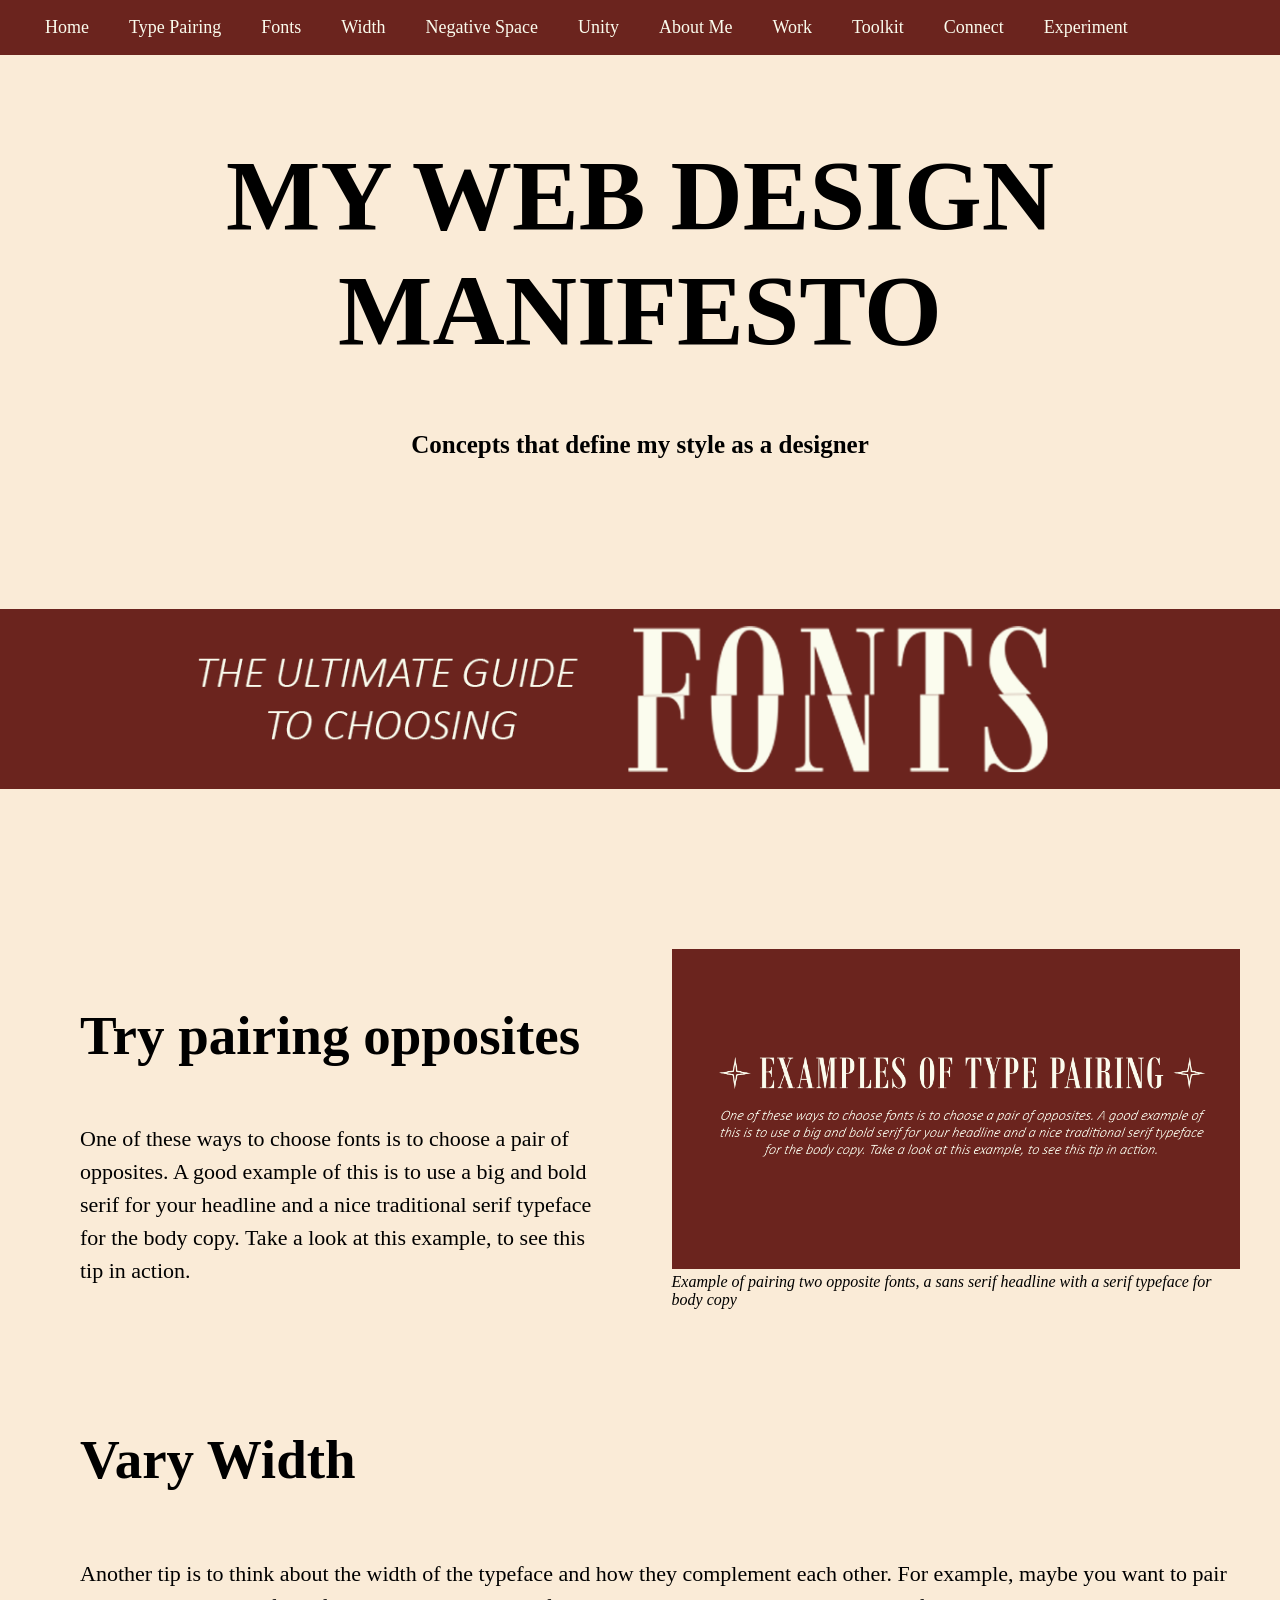
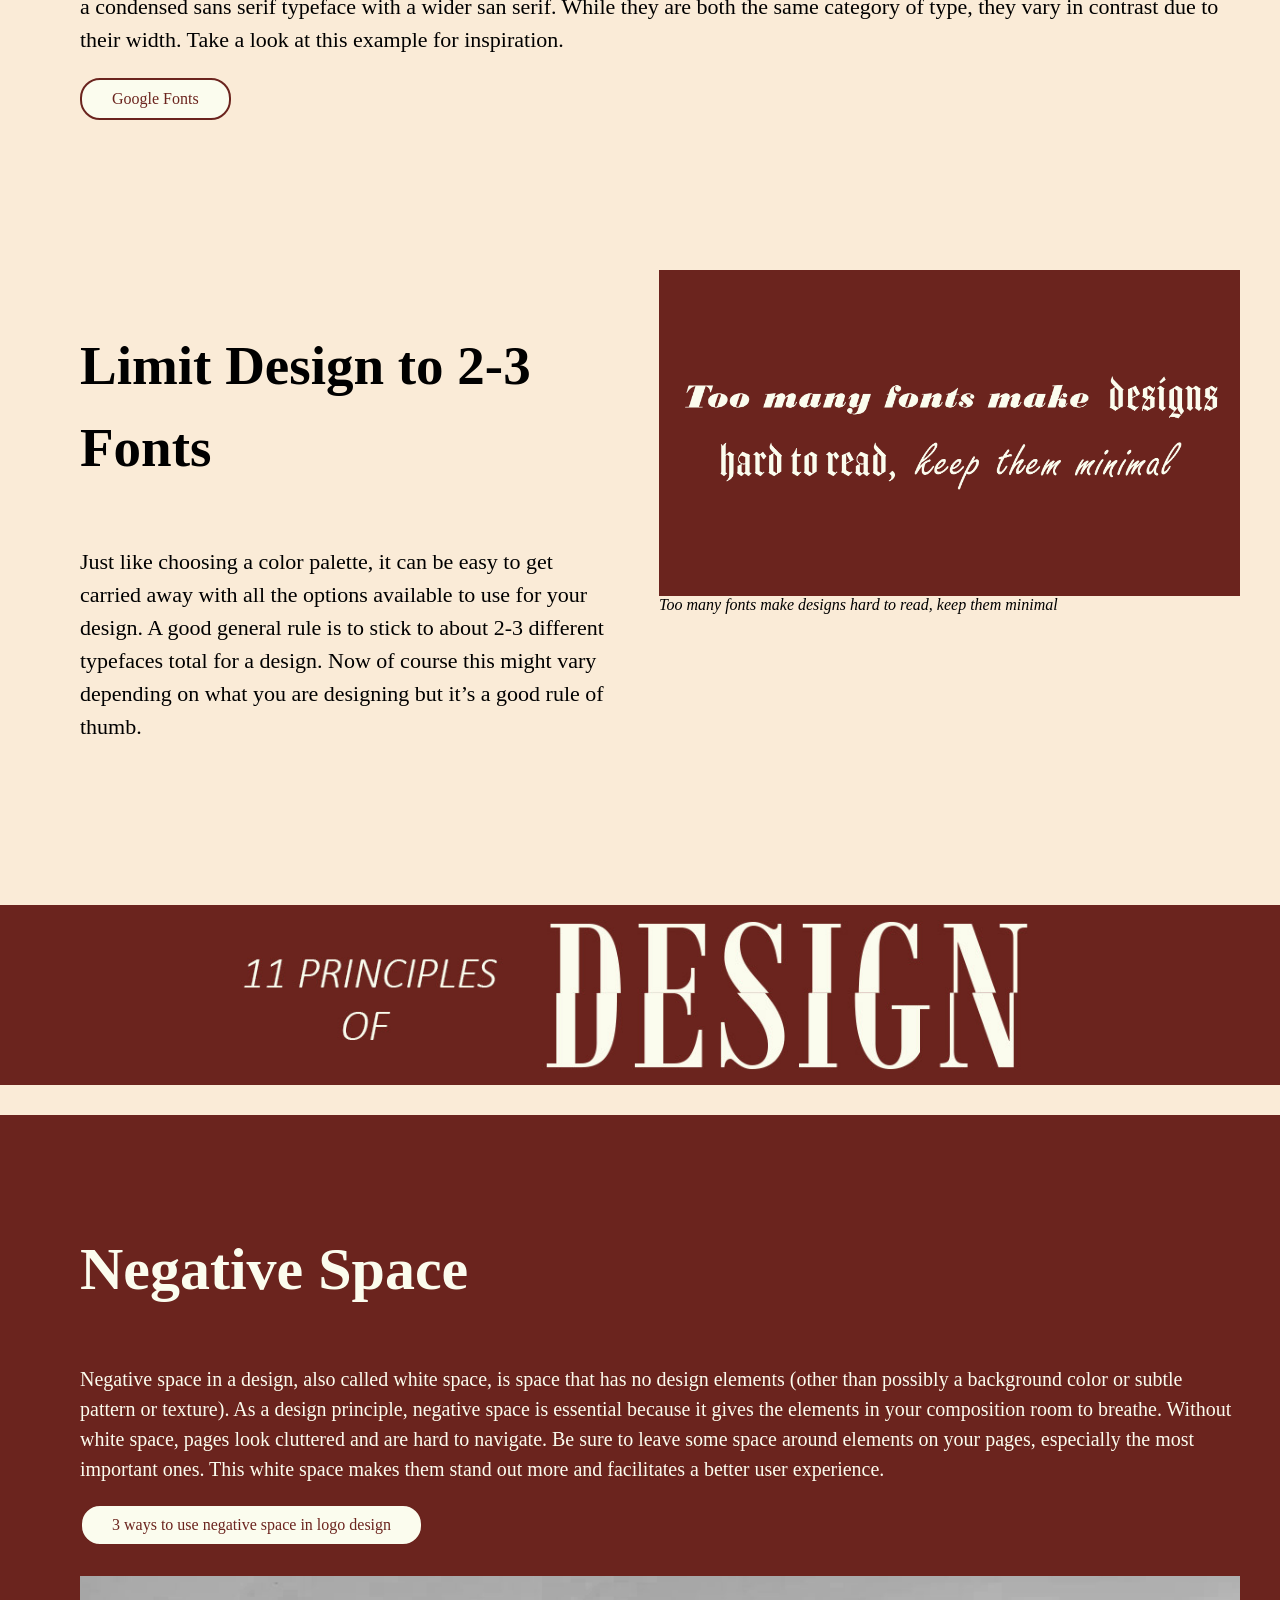
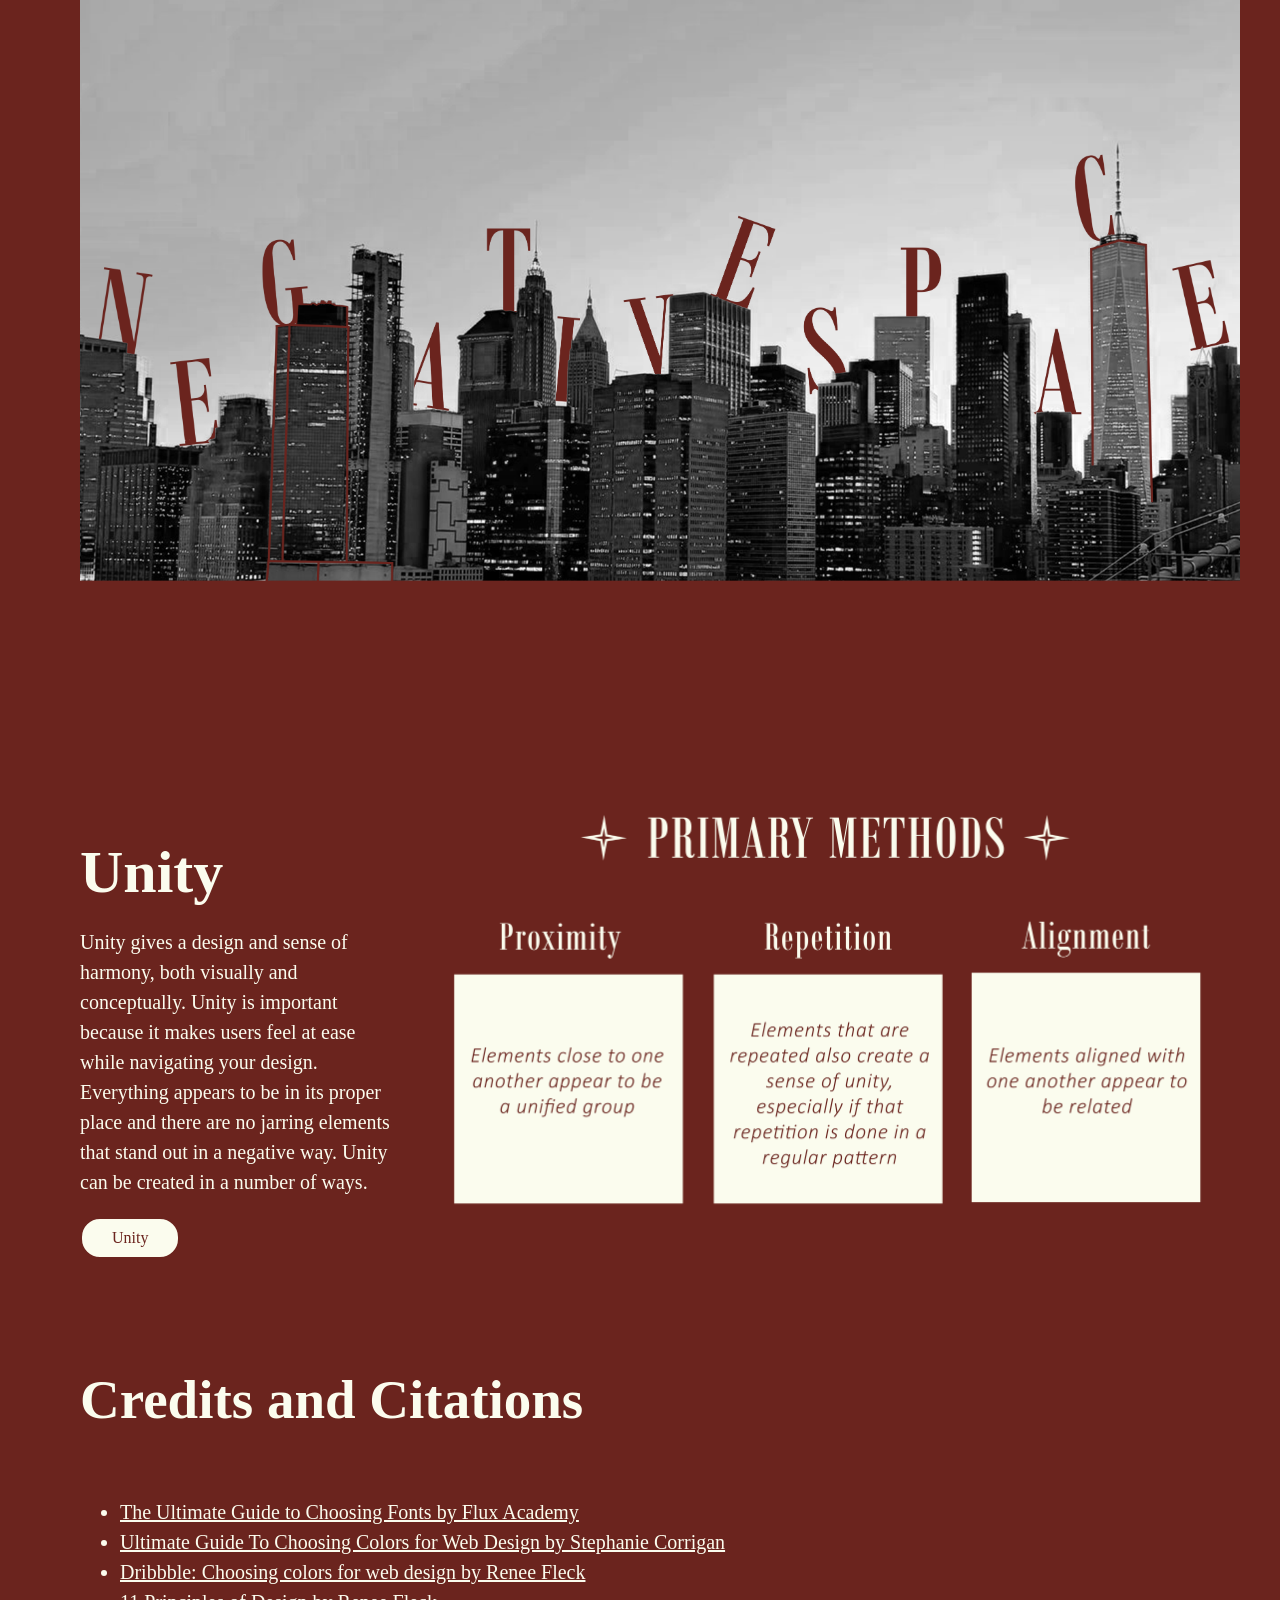
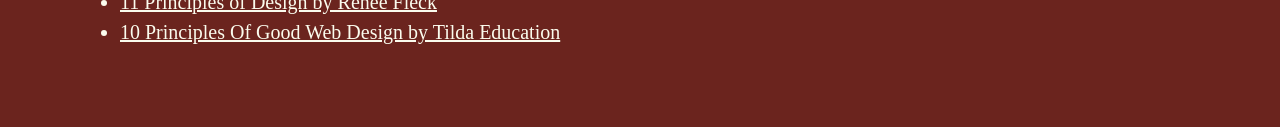
<file: index.html>
<!doctype html>
<html>
	
<head>
  <meta charset="UTF-8">
  <title>MY WEB DESIGN MANIFESTO</title> 
  <link rel="stylesheet" href="Style.css">
  <link rel="preconnect" href="https://fonts.googleapis.com">
  <link rel="preconnect" href="https://fonts.gstatic.com" crossorigin>
  <link href="https://fonts.googleapis.com/css2?family=Space+Mono:ital,wght@0,400;0,700;1,400;1,700&display=swap" rel="stylesheet">
</head>

	<body>

<nav class="navbar">
<ul class="nav-list">
	<li><a href="#home">Home</a></li>
    <li><a href="#type-pairing">Type Pairing</a></li>
	<li><a href="#fonts">Fonts</a></li>
    <li><a href="#width">Width</a></li>
    <li><a href="#negative-space">Negative Space</a></li>
    <li><a href="#unity">Unity</a></li>
	<li><a href="about.html">About Me</a></li>
	<li><a href="work.html">Work</a></li>
	<li><a href="toolkit.html">Toolkit</a></li>
	<li><a href="connect.html">Connect</a></li>
	<li><a href="Experiments.html">Experiment</a></li>
</ul>
</nav>
	
	<section class="intro" id="home">
		<div class="container">
			 <h1 class="main-title">MY WEB DESIGN MANIFESTO</h1>
    		<h3 class="concepts">Concepts that define my style as a designer</h3>
		</div>
   
</section>
	<img src="choosingfonts.png" class= "choosingfonts" alt="fonts">
	<section class="typography-section" id="type-pairing">
		
    <div class="typography-text">

        <h3>Try pairing opposites</h3>

        <p>
            One of these ways to choose fonts is to choose a pair of opposites.
            A good example of this is to use a big and bold serif for your headline
            and a nice traditional serif typeface for the body copy.
            Take a look at this example, to see this tip in action.
        </p>

    </div>

    <div class="typography-image">
		
        <img src="typepairing.jpg.png">

        <cite>Example of pairing two opposite fonts, a sans serif headline with a serif typeface for body copy</cite>
    </div>

</section>
		
		
		<section class="varywidth" id="width">
		
		<h3> Vary Width</h3>
		<p> Another tip is to think about the width of the typeface and how they complement each other. For example, maybe you want to pair a condensed sans serif typeface with a wider san serif. While they are both the same category of type, they vary in contrast due to their width. Take a look at this example for inspiration.</p>
		 <a href="https://fonts.google.com/" 
   class="google-fonts-button" 
   target="_blank" 
   rel="noopener">
   Google Fonts
</a>
</section>

<section class="fonts-section" id="fonts">

    <div class="fonts-text">
        <h3>Limit Design to 2-3 Fonts</h3>

        <p>
            Just like choosing a color palette, it can be easy to get carried away
            with all the options available to use for your design. A good general
            rule is to stick to about 2-3 different typefaces total for a design.
            Now of course this might vary depending on what you are designing but
            it’s a good rule of thumb.
        </p>
    </div>

    <div class="fonts-image">
        <img src="toomanyfonts.jpg.jpg"
             alt="image explaining how to pair fonts">
		<cite>Too many fonts make designs hard to read, keep them minimal</cite>
			  
    </div>

</section>
		 
	

			 
	<!--Color Adn Design Principles Section-->
	<img src="principlesofdesign.jpg.jpg"
     alt="11 principles of design"
     class="principles-image">
	<div class= "bottom-red-section">
	<!-- Negative Space Section -->
<section class="negative-space-section" id="negative-space">

    <h3>Negative Space</h3>

    <p>
        Negative space in a design, also called white space, is space that has no
        design elements (other than possibly a background color or subtle pattern
        or texture).
	
        As a design principle, negative space is essential because it gives the
        elements in your composition room to breathe. Without white space, pages
        look cluttered and are hard to navigate.
    
        Be sure to leave some space around elements on your pages, especially the
        most important ones. This white space makes them stand out more and
        facilitates a better user experience.
    </p>

    <a href="https://dribbble.com/stories/2019/10/04/negative-space-logo-design"
       class="cream-button"
       target="_blank"
       rel="noopener">
        3 ways to use negative space in logo design
    </a>
	
	<img src="negativespace.png" class="negativespaceimage" alt="Negative space design example">
	
</section>
	
	
	 <section class="unity" id="unity">

		 <div class="unity-text"> 
		 <h3>Unity</h3>
		
		<p>
		 Unity gives a design and sense of harmony, both visually and conceptually. Unity is important because it makes users feel at ease while navigating your design. Everything appears to be in its proper place and there are no jarring elements that stand out in a negative way. Unity can be created in a number of ways.
		</p>
	<a href="https://dribbble.com/resources/education/principles-of-design"
       class="cream-button"
       target="_blank"
       rel="noopener">
        Unity
    </a>
		 
		 </div>
		 
 <div class="unity-image">
		 
	<img src="PrimaryMethods.jpg.jpg"
		 alt= "Primary methods of creating unity"
		 class="unityprimarymethodsimage">
		 
		 </div>
</section>
	
	
	<!--Referenced Articles -->
	<footer>
		<div class="creditsandcitations">
		<h3> Credits and Citations </h3>
	      <ul> 
			 
		     <li><a href="https://www.flux-academy.com/blog/the-ultimate-guide-to-choosing-fonts" target="_blank">The Ultimate Guide to Choosing Fonts by Flux Academy </a></li>
			  <li><a href="https://www.flux-academy.com/blog/ultimate-guide-to-choosing-colors-for-web-design" target="_blank"> Ultimate Guide To Choosing Colors for Web Design by Stephanie Corrigan </a> </li>
			  <li><a href="https://dribbble.com/stories/2018/12/19/choosing-colors-for-web-design-a-practical-ui-color-application-guide" target="_blank"> Dribbble: Choosing colors for web design by Renee Fleck </a> </li>
			  <li><a href="https://dribbble.com/resources/education/principles-of-design" target="_blank"> 11 Principles of Design by Renee Fleck </a> </li>
			  <li><a href="https://tilda.education/en/web-design-principles" target="_blank"> 10 Principles Of Good Web Design by Tilda Education </a> </li>
			  
		</ul>
			</div>
	</footer>
</div>
</body>
</html>
</file>
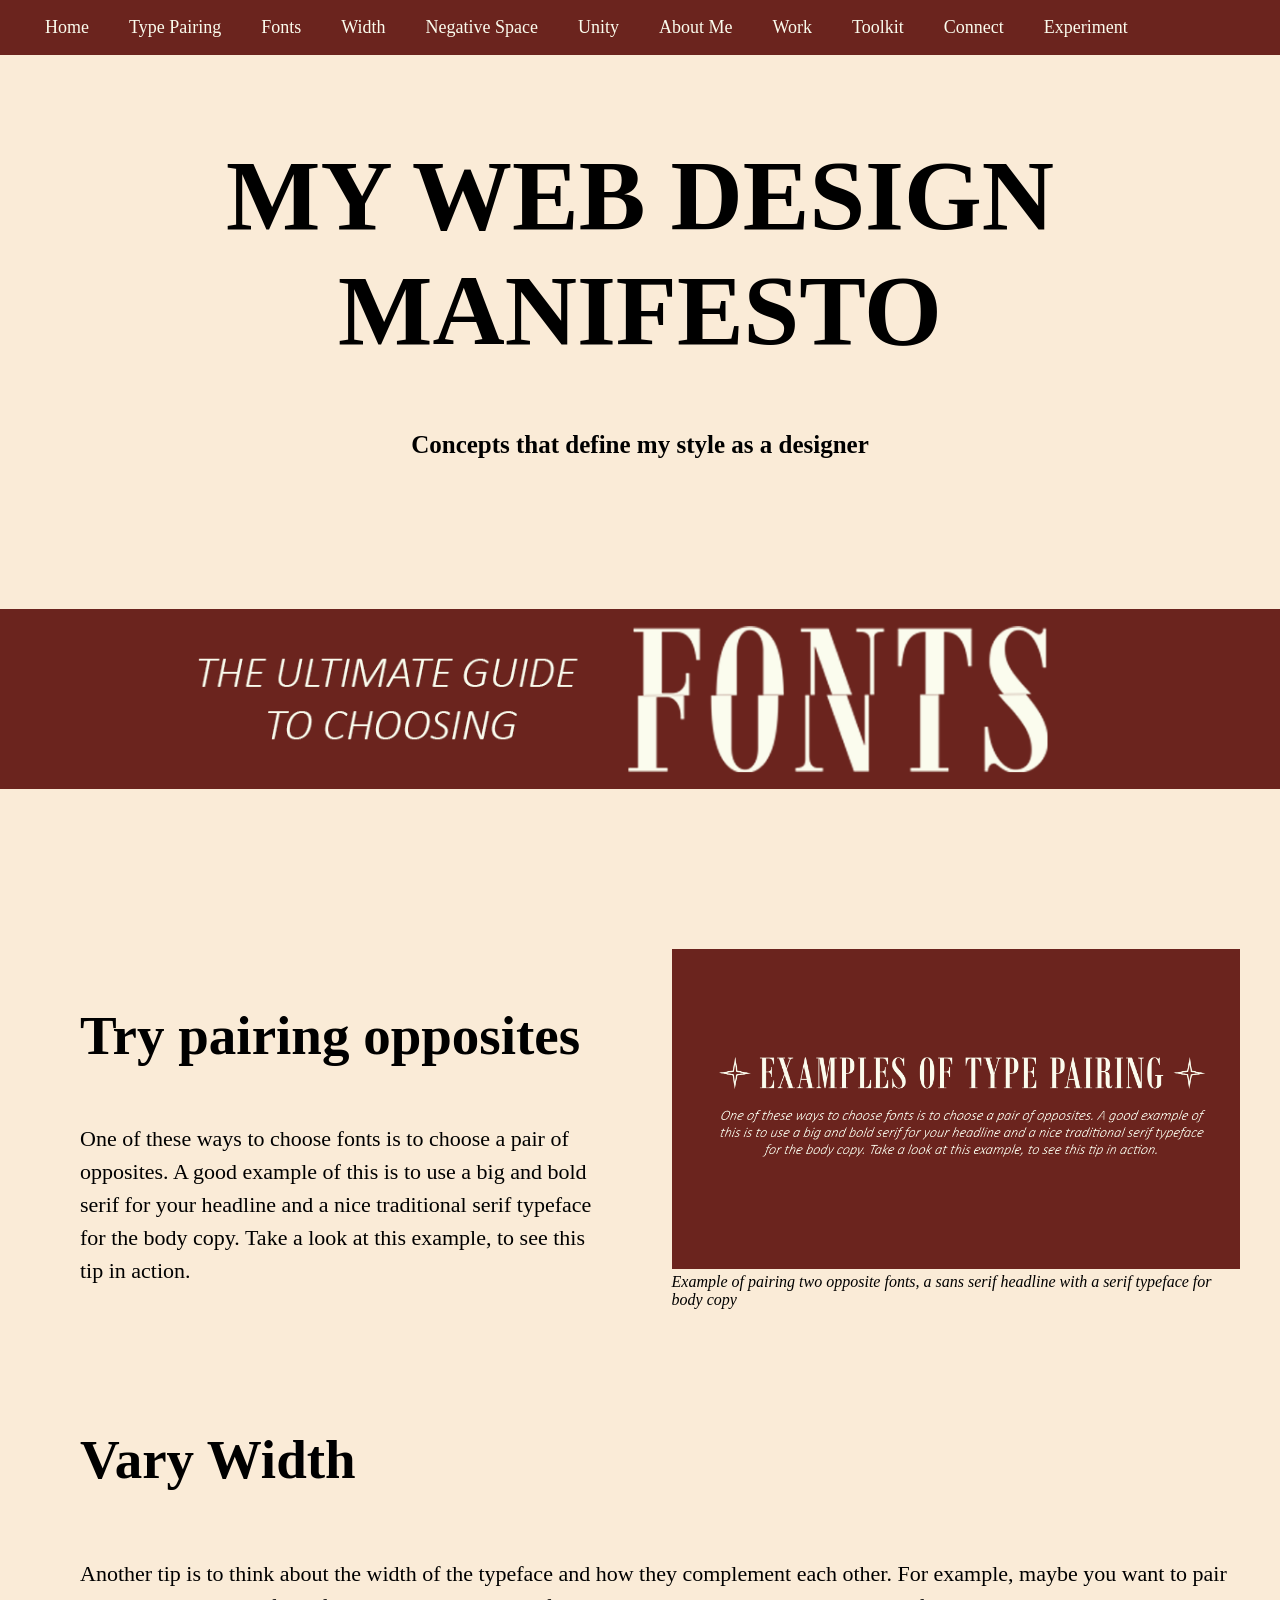
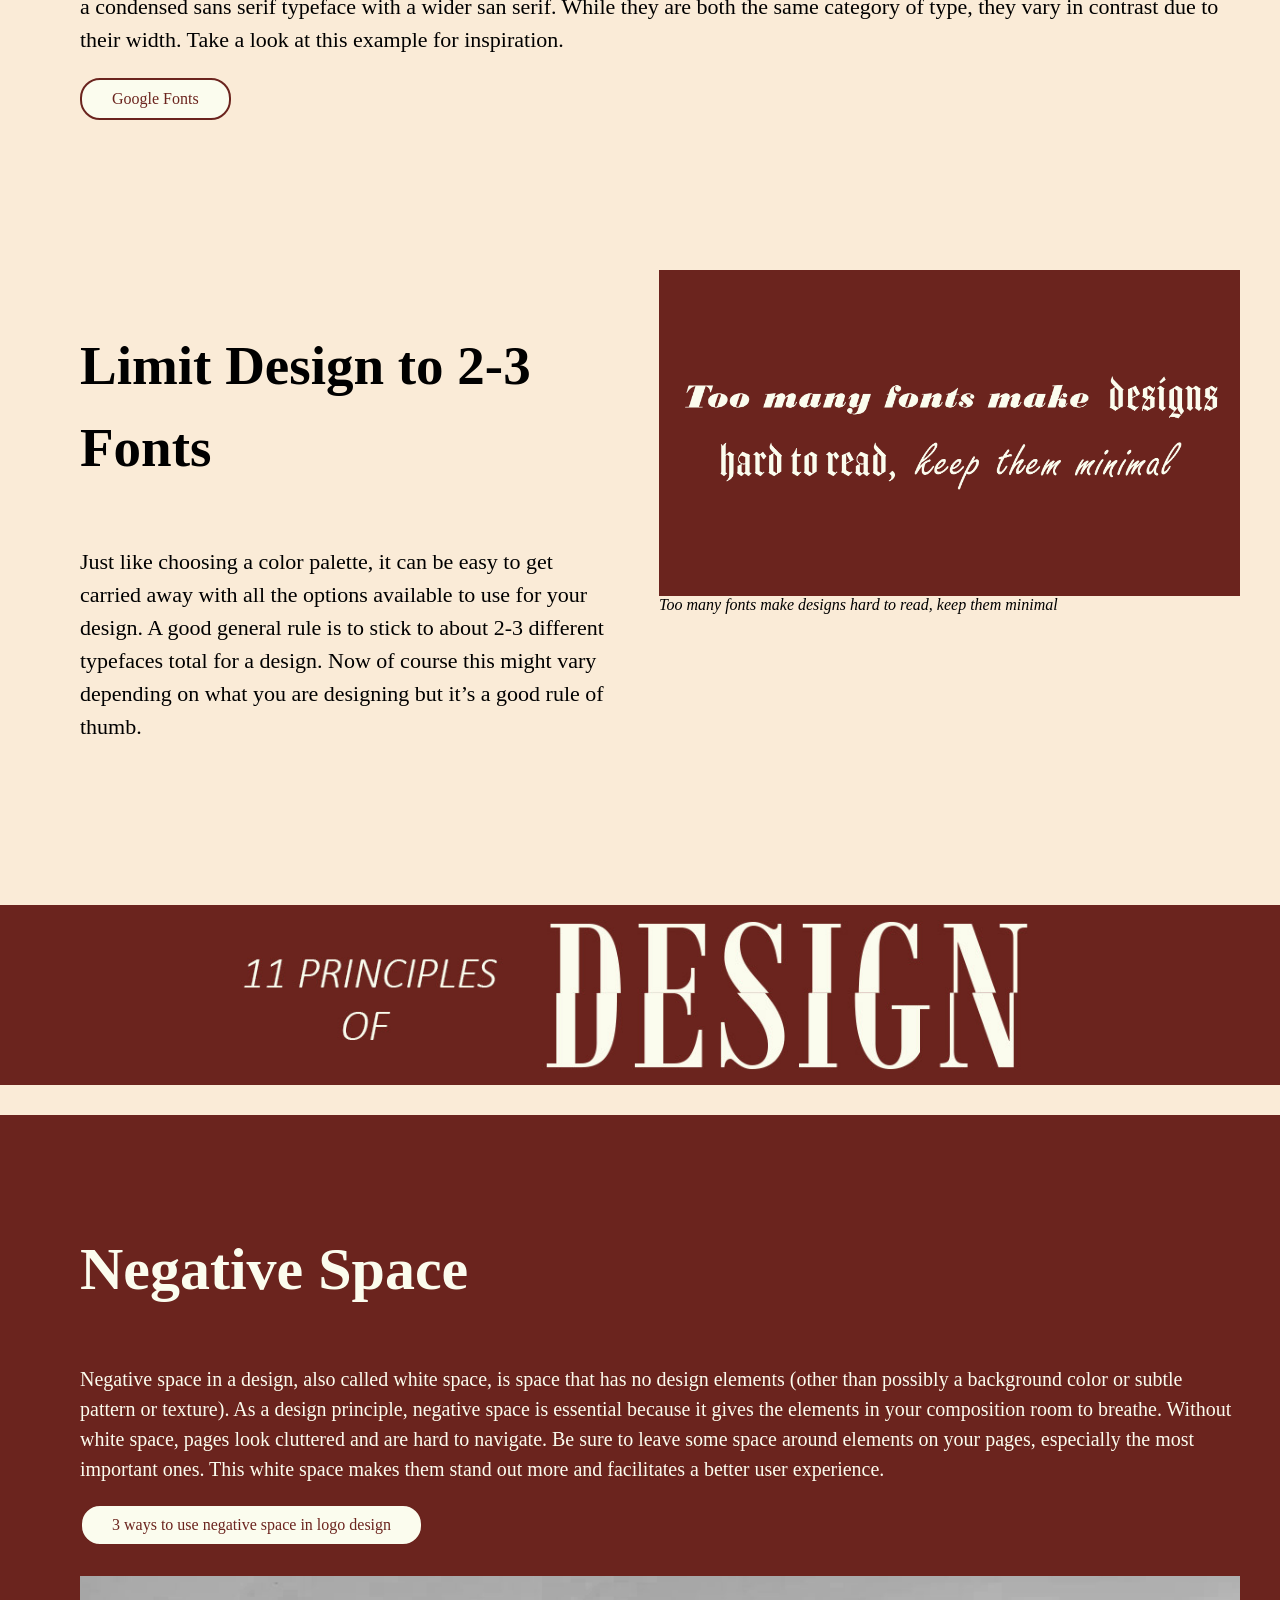
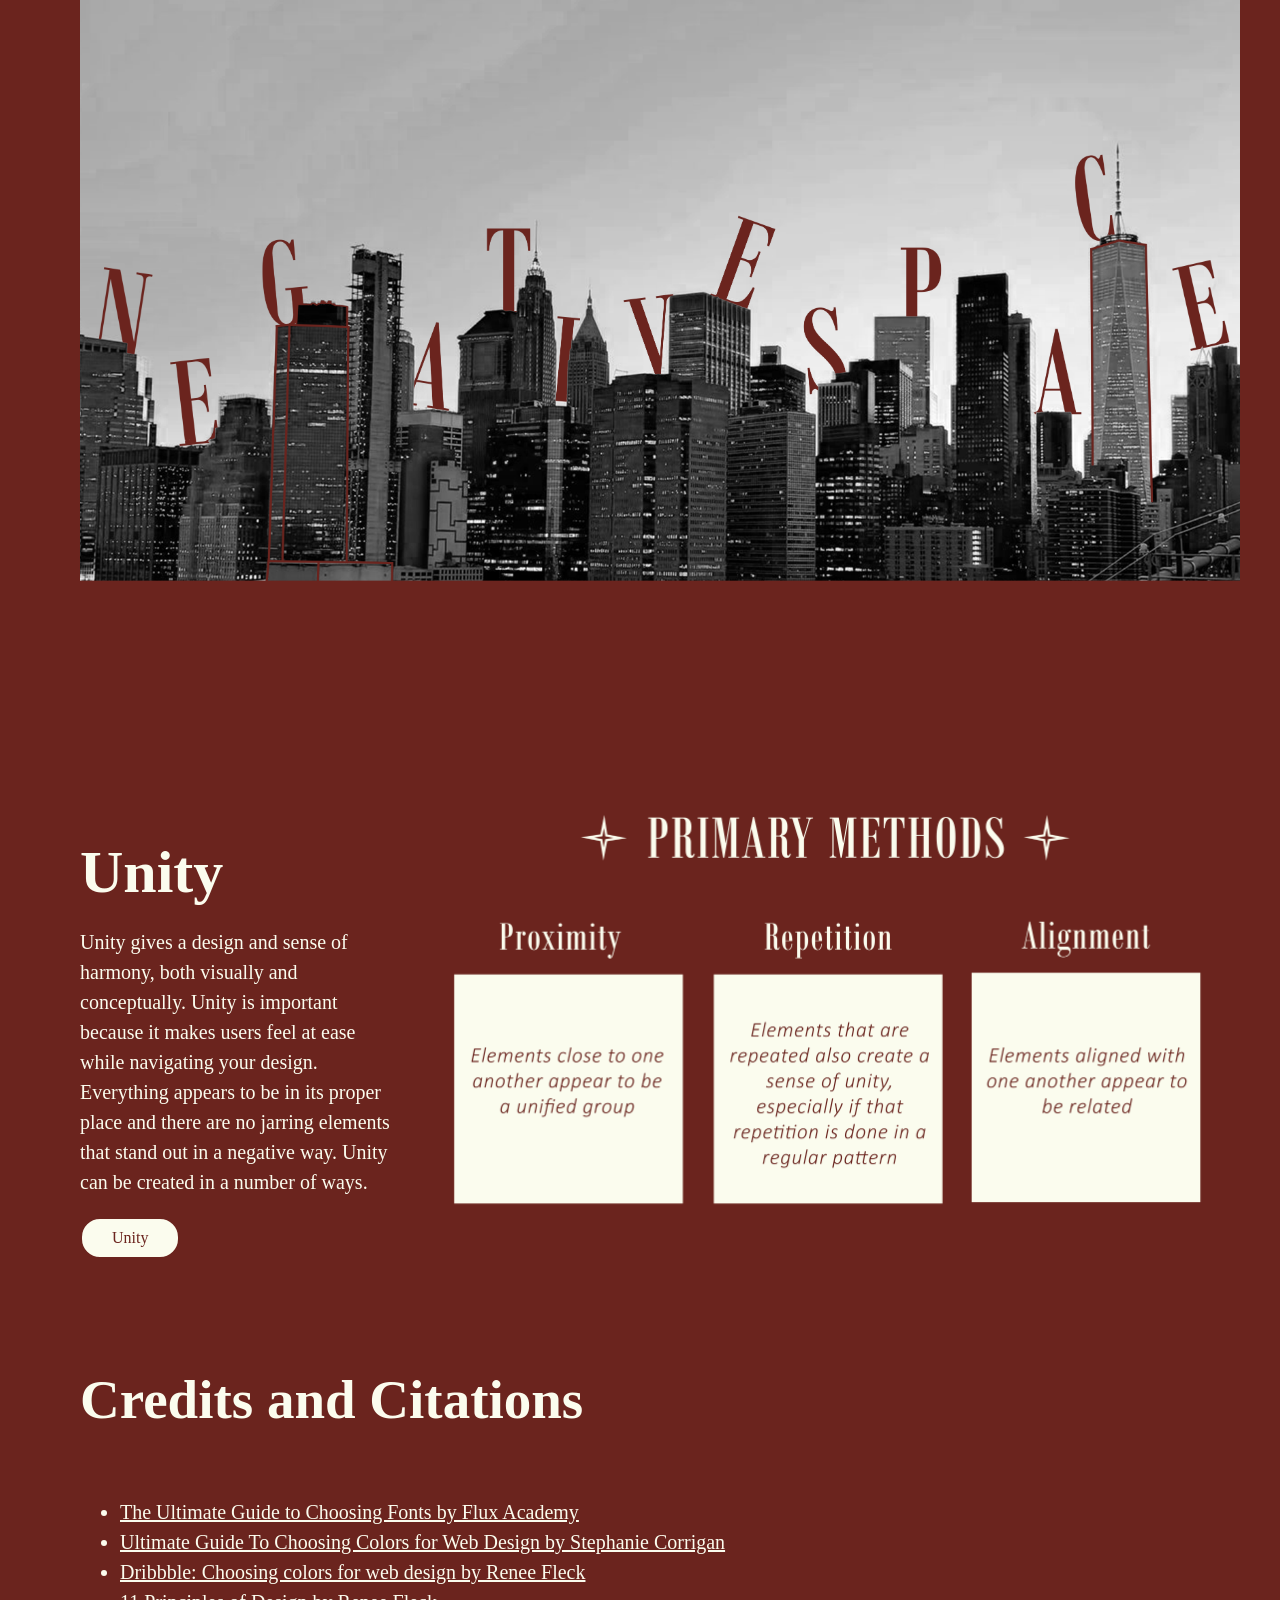
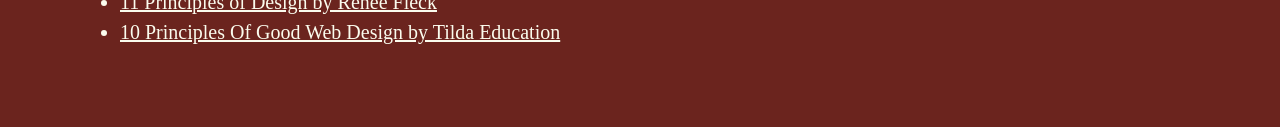
<file: CodingAWebpage.html>
<!doctype html>
<html>
	
<head>
  <meta charset="UTF-8">
  <title>MY WEB DESIGN MANIFESTO</title> 
  <link rel="stylesheet" href="Style.css">
  <link rel="preconnect" href="https://fonts.googleapis.com">
  <link rel="preconnect" href="https://fonts.gstatic.com" crossorigin>
  <link href="https://fonts.googleapis.com/css2?family=Space+Mono:ital,wght@0,400;0,700;1,400;1,700&display=swap" rel="stylesheet">
</head>

	<body>

<nav class="navbar">
<ul class="nav-list">
	<li><a href="#home">Home</a></li>
    <li><a href="#type-pairing">Type Pairing</a></li>
	<li><a href="#fonts">Fonts</a></li>
    <li><a href="#width">Width</a></li>
    <li><a href="#negative-space">Negative Space</a></li>
    <li><a href="#unity">Unity</a></li>
	<a href="about.html">About Me</a>
	<a href="work.html">Work</a>
	<a href="toolkit.html">Toolkit</a>
	<a href="connect.html">Connect</a>
	<a href="Experiments.html">Experiment</a>
</ul>
</nav>
	
	<section class="intro" id="home">
		<div class="container">
			 <h1 class="main-title">MY WEB DESIGN MANIFESTO</h1>
    		<h3 class="concepts">Concepts that define my style as a designer</h3>
		</div>
   
</section>
	<img src="choosingfonts.png" class= "choosingfonts" alt="fonts">
	<section class="typography-section" id="type-pairing">
		
    <div class="typography-text">

        <h3>Try pairing opposites</h3>

        <p>
            One of these ways to choose fonts is to choose a pair of opposites.
            A good example of this is to use a big and bold serif for your headline
            and a nice traditional serif typeface for the body copy.
            Take a look at this example, to see this tip in action.
        </p>

    </div>

    <div class="typography-image">
		
        <img src="typepairing.jpg.png">

        <cite>Example of pairing two opposite fonts, a sans serif headline with a serif typeface for body copy</cite>
    </div>

</section>
		
		
		<section class="varywidth" id="width">
		
		<h3> Vary Width</h3>
		<p> Another tip is to think about the width of the typeface and how they complement each other. For example, maybe you want to pair a condensed sans serif typeface with a wider san serif. While they are both the same category of type, they vary in contrast due to their width. Take a look at this example for inspiration.</p>
		 <a href="https://fonts.google.com/" 
   class="google-fonts-button" 
   target="_blank" 
   rel="noopener">
   Google Fonts
</a>
</section>

<section class="fonts-section" id="fonts">

    <div class="fonts-text">
        <h3>Limit Design to 2-3 Fonts</h3>

        <p>
            Just like choosing a color palette, it can be easy to get carried away
            with all the options available to use for your design. A good general
            rule is to stick to about 2-3 different typefaces total for a design.
            Now of course this might vary depending on what you are designing but
            it’s a good rule of thumb.
        </p>
    </div>

    <div class="fonts-image">
        <img src="toomanyfonts.jpg.jpg"
             alt="image explaining how to pair fonts">
		<cite>Too many fonts make designs hard to read, keep them minimal</cite>
			  
    </div>

</section>
		 
	

			 
	<!--Color Adn Design Principles Section-->
	<img src="principlesofdesign.jpg.jpg"
     alt="11 principles of design"
     class="principles-image">
	<div class= "bottom-red-section">
	<!-- Negative Space Section -->
<section class="negative-space-section" id="negative-space">

    <h3>Negative Space</h3>

    <p>
        Negative space in a design, also called white space, is space that has no
        design elements (other than possibly a background color or subtle pattern
        or texture).
	
        As a design principle, negative space is essential because it gives the
        elements in your composition room to breathe. Without white space, pages
        look cluttered and are hard to navigate.
    
        Be sure to leave some space around elements on your pages, especially the
        most important ones. This white space makes them stand out more and
        facilitates a better user experience.
    </p>

    <a href="https://dribbble.com/stories/2019/10/04/negative-space-logo-design"
       class="cream-button"
       target="_blank"
       rel="noopener">
        3 ways to use negative space in logo design
    </a>
	
	<img src="../negativespace.png" class="negativespaceimage">
	
</section>
	
	
	 <section class="unity" id="unity">

		 <div class="unity-text"> 
		 <h3>Unity</h3>
		
		<p>
		 Unity gives a design and sense of harmony, both visually and conceptually. Unity is important because it makes users feel at ease while navigating your design. Everything appears to be in its proper place and there are no jarring elements that stand out in a negative way. Unity can be created in a number of ways.
		</p>
	<a href="https://dribbble.com/resources/education/principles-of-design"
       class="cream-button"
       target="_blank"
       rel="noopener">
        Unity
    </a>
		 
		 </div>
		 
 <div class="unity-image">
		 
	<img src="PrimaryMethods.jpg.jpg"
		 alt= "Primary methods of creating unity"
		 class="unityprimarymethodsimage">
		 
		 </div>
</section>
	
	
	<!--Referenced Articles -->
	<footer>
		<div class="creditsandcitations">
		<h3> Credits and Citations </h3>
	      <ul> 
			 
		     <li><a href="https://www.flux-academy.com/blog/the-ultimate-guide-to-choosing-fonts" target="_blank">The Ultimate Guide to Choosing Fonts by Flux Academy </a></li>
			  <li><a href="https://www.flux-academy.com/blog/ultimate-guide-to-choosing-colors-for-web-design" target="_blank"> Ultimate Guide To Choosing Colors for Web Design by Stephanie Corrigan </a> </li>
			  <li><a href="https://dribbble.com/stories/2018/12/19/choosing-colors-for-web-design-a-practical-ui-color-application-guide" target="_blank"> Dribbble: Choosing colors for web design by Renee Fleck </a> </li>
			  <li><a href="https://dribbble.com/resources/education/principles-of-design" target="_blank"> 11 Principles of Design by Renee Fleck </a> </li>
			  <li><a href="https://tilda.education/en/web-design-principles" target="_blank"> 10 Principles Of Good Web Design by Tilda Education </a> </li>
			  
		</ul>
			</div>
	</footer>
</div>
</body>
</html>
</file>
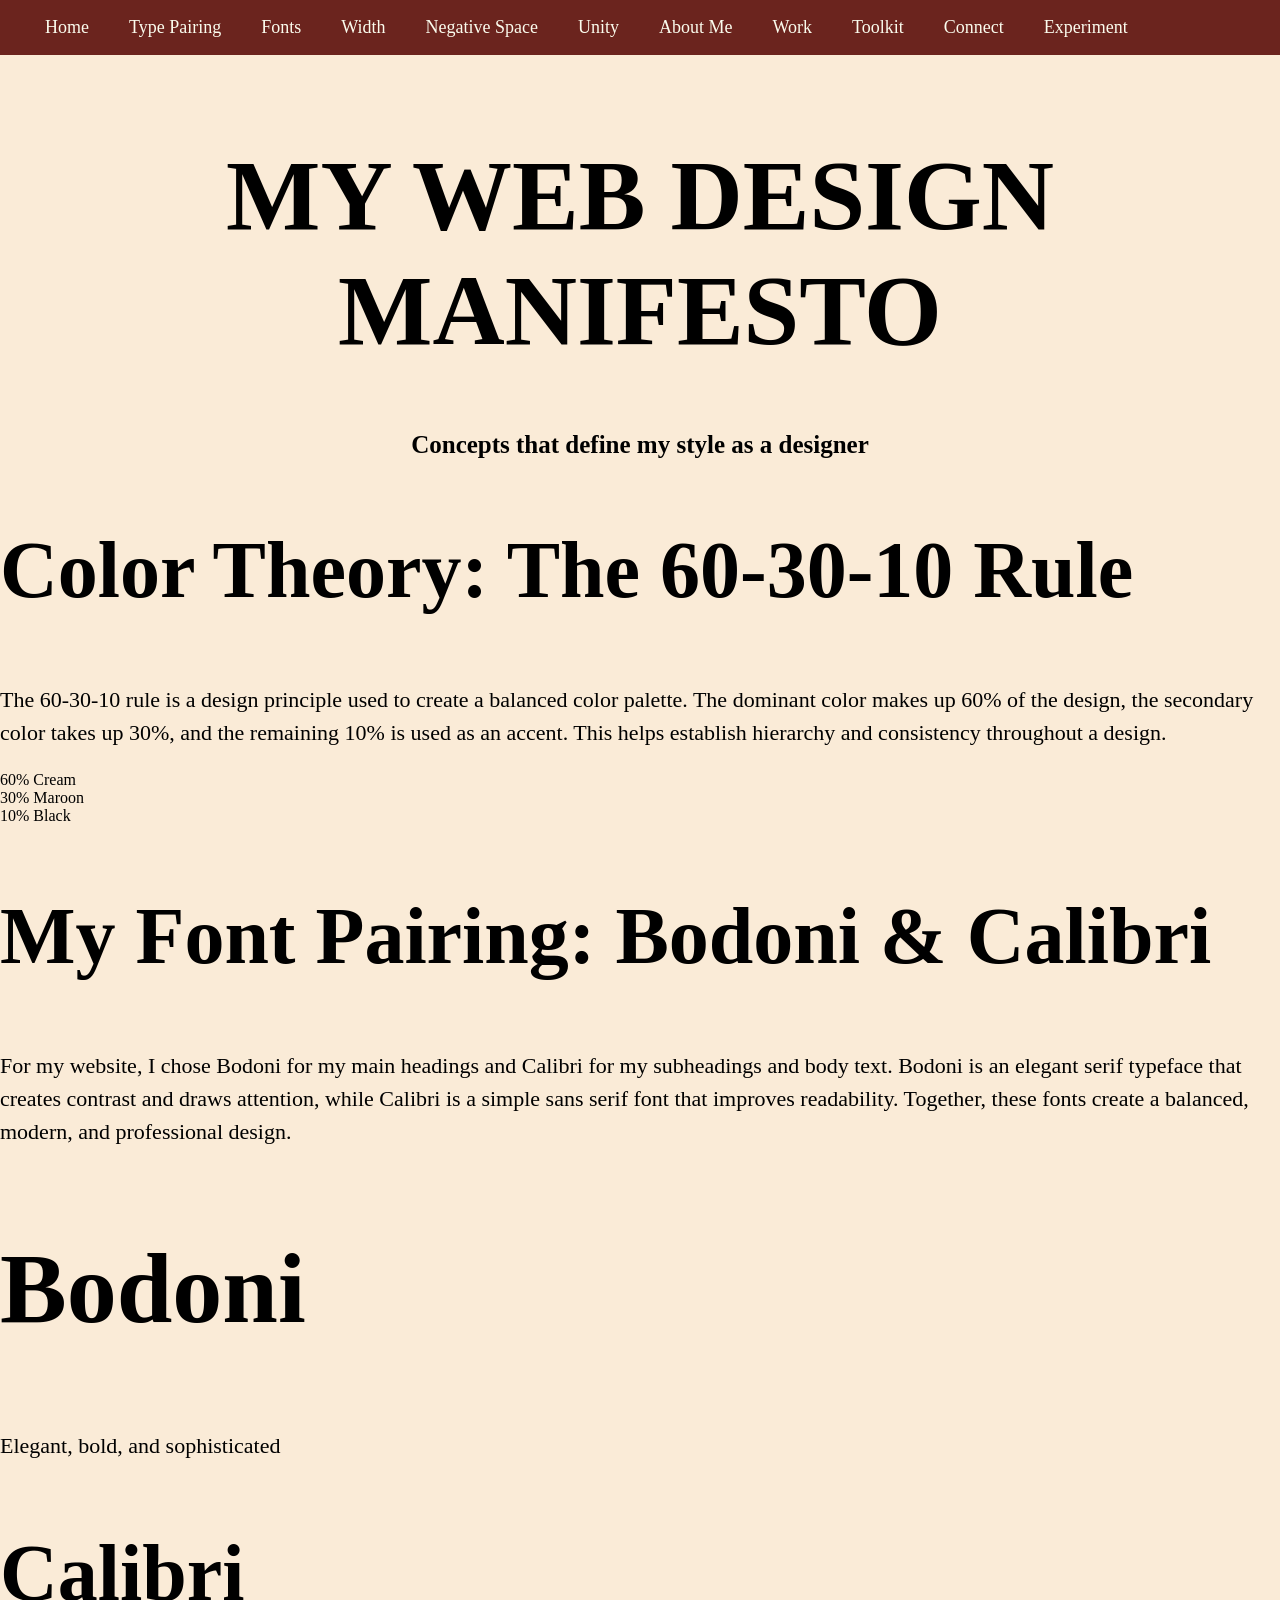
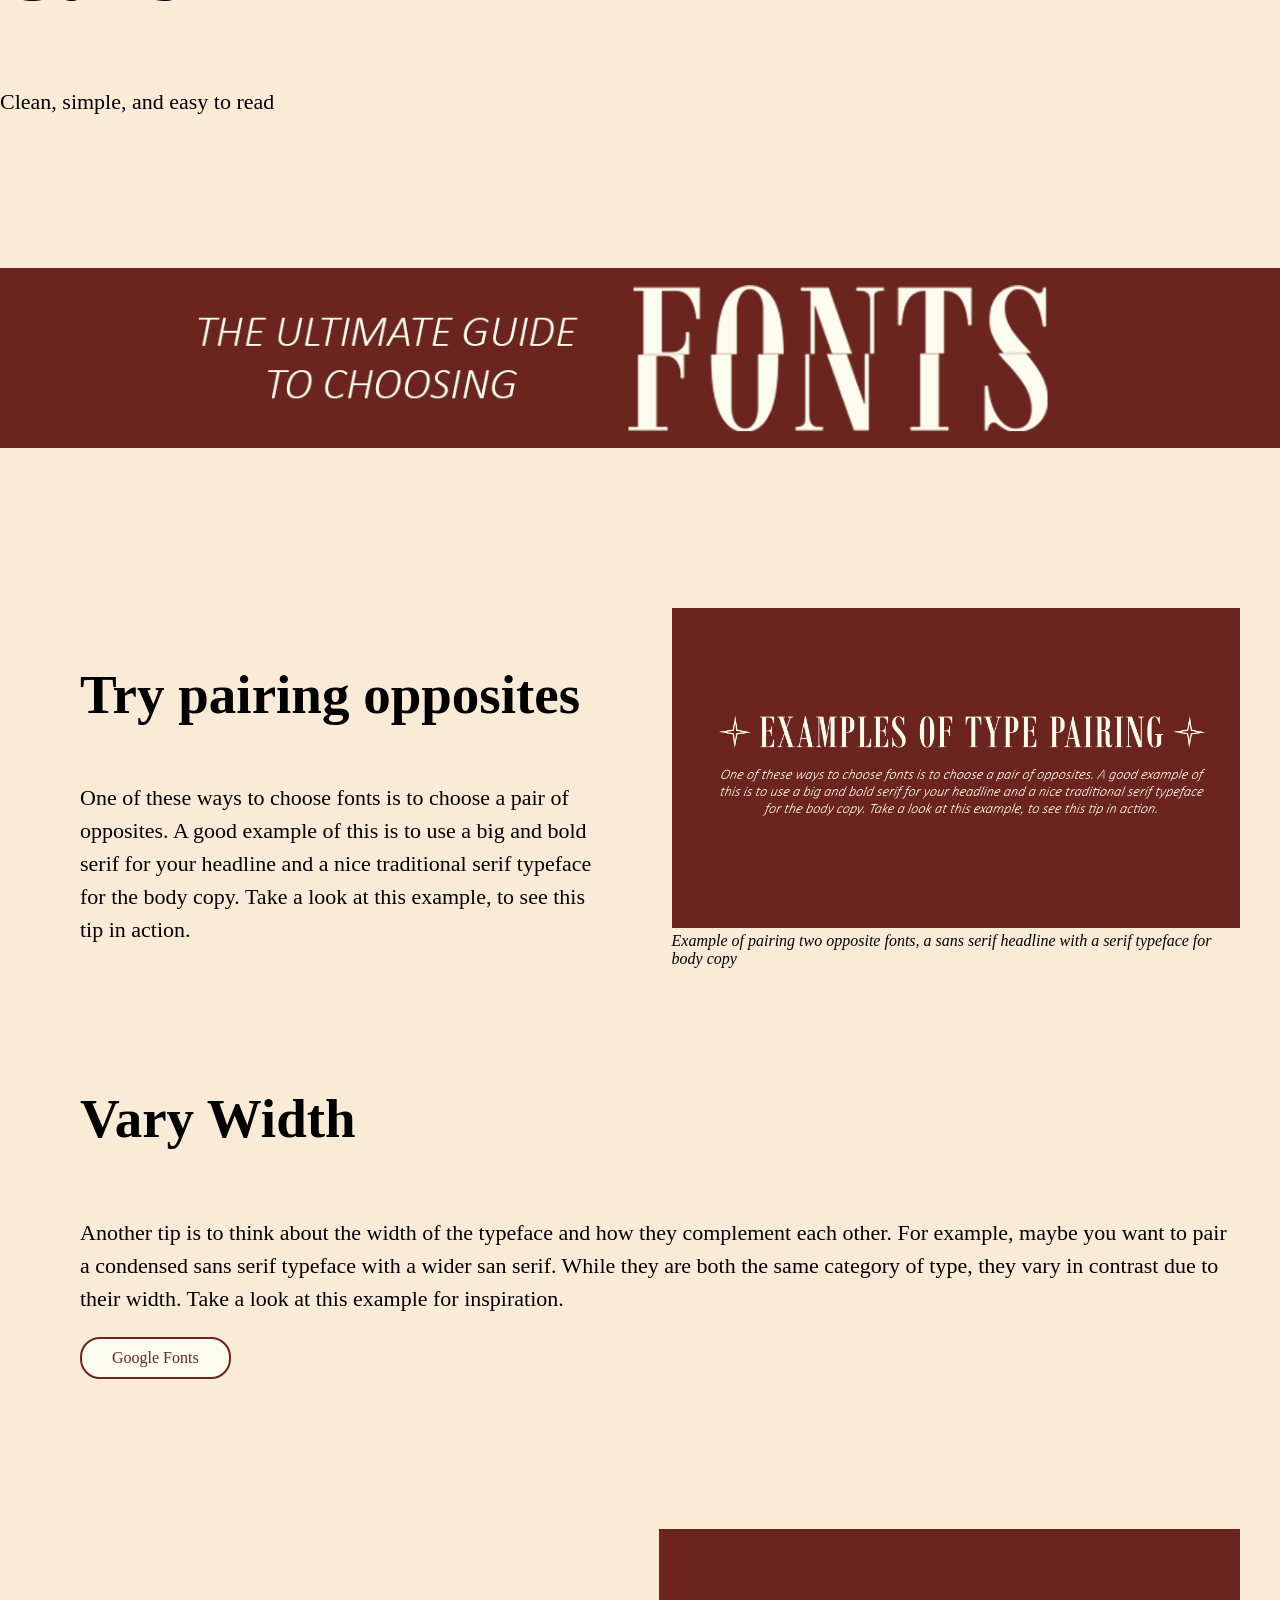
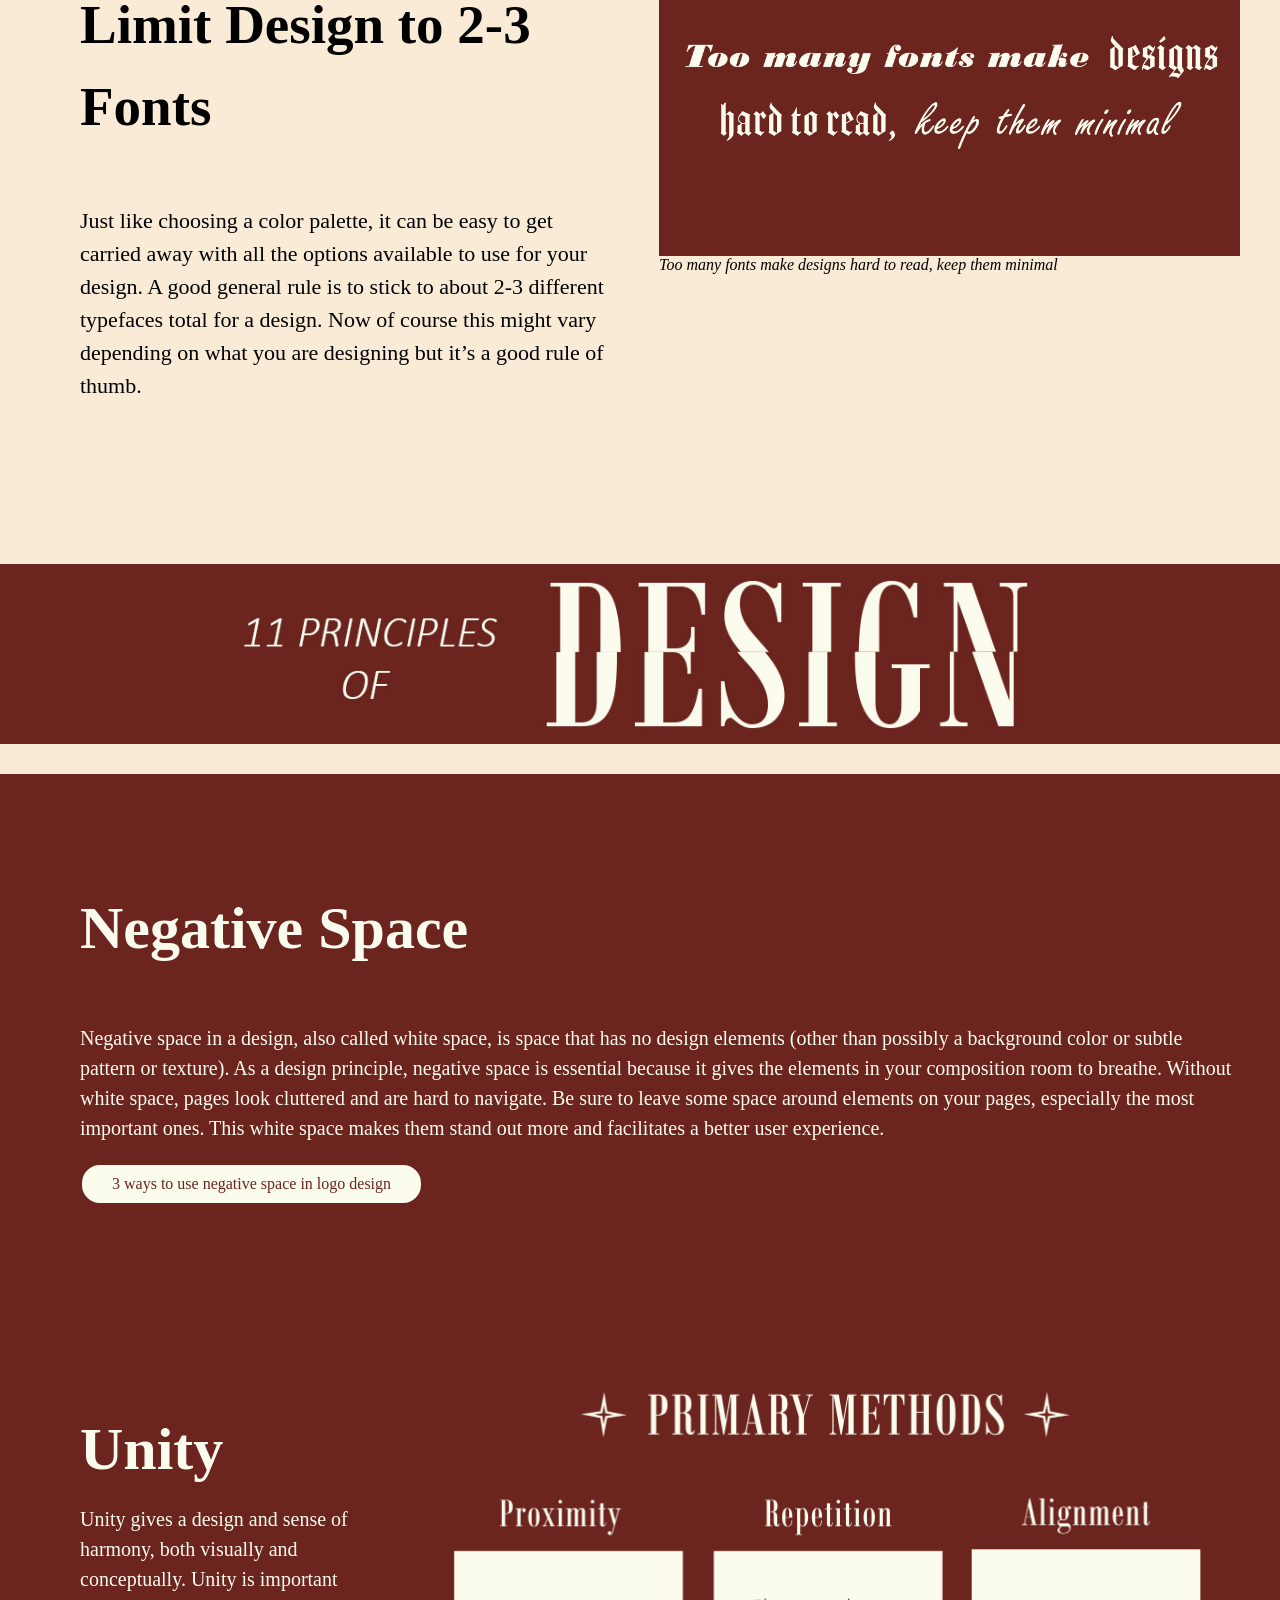
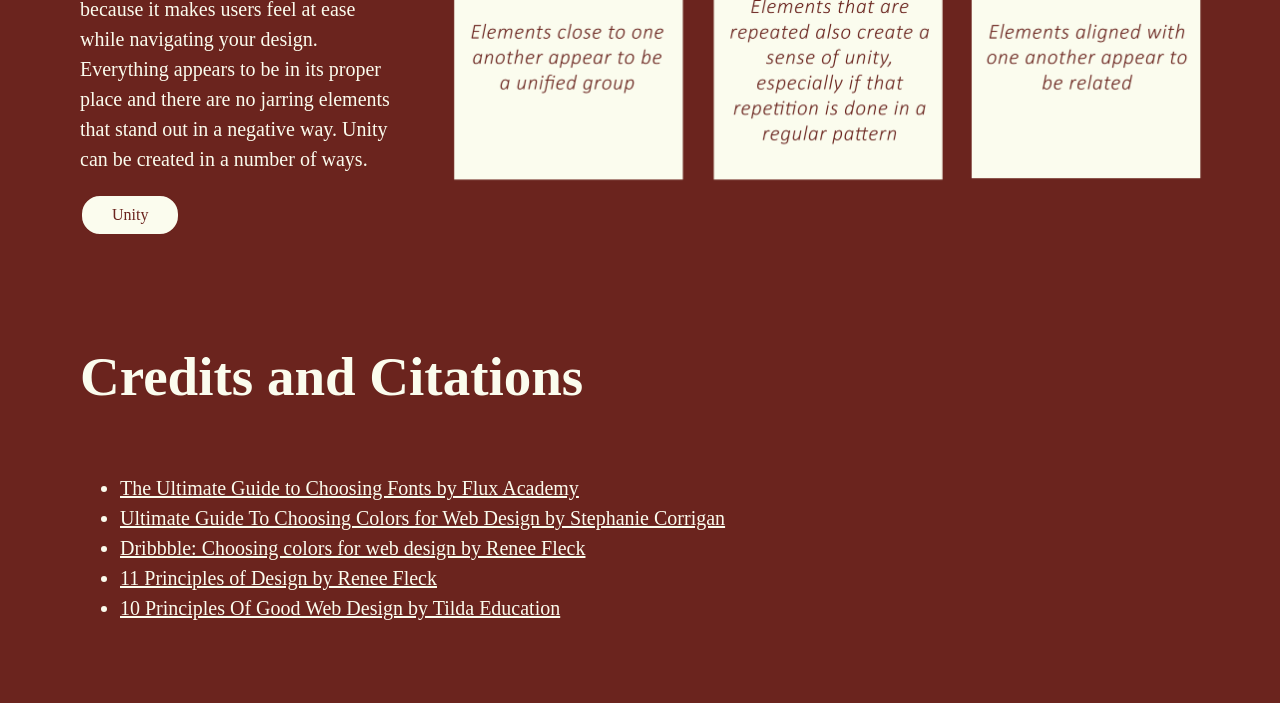
<file: toolkit.html>
<!doctype html>
<html>
	
<head>
  <meta charset="UTF-8">
  <title>MY WEB DESIGN MANIFESTO</title> 
  <link rel="stylesheet" href="Style.css">
  <link rel="preconnect" href="https://fonts.googleapis.com">
  <link rel="preconnect" href="https://fonts.gstatic.com" crossorigin>
  <link href="https://fonts.googleapis.com/css2?family=Space+Mono:ital,wght@0,400;0,700;1,400;1,700&display=swap" rel="stylesheet">
</head>

	<body>

<nav class="navbar">
<ul class="nav-list">
	<li><a href="CodingAWebpage.html">Home</a></li>
    <li><a href="#type-pairing">Type Pairing</a></li>
	<li><a href="#fonts">Fonts</a></li>
    <li><a href="#width">Width</a></li>
    <li><a href="#negative-space">Negative Space</a></li>
    <li><a href="#unity">Unity</a></li>
	<a href="about.html">About Me</a>
	<a href="work.html">Work</a>
	<a href="toolkit.html">Toolkit</a>
	<a href="connect.html">Connect</a>
	<a href="Experiments.html">Experiment</a>
</ul>
</nav>
	
	<section class="intro" id="home">
		<div class="container">
			 <h1 class="main-title">MY WEB DESIGN MANIFESTO</h1>
    		<h3 class="concepts">Concepts that define my style as a designer</h3>
		</div>
</section>
		
		
		<!-- NEW COLOR THEORY SECTION -->

<section class="color-theory" id="color-theory">

    <h2>Color Theory: The 60-30-10 Rule</h2>

    <p>
        The 60-30-10 rule is a design principle
        used to create a balanced color palette.
        The dominant color makes up 60% of the
        design, the secondary color takes up 30%,
        and the remaining 10% is used as an accent.
        This helps establish hierarchy and
        consistency throughout a design.
    </p>

    <div class="color-example">

        <div class="color-60">
            60% Cream
        </div>

        <div class="color-30">
            30% Maroon
        </div>

        <div class="color-10">
            10% Black
        </div>

    </div>

</section>
		
		
<!-- MY FONT PAIRING SECTION -->

<section class="my-font-pairing" id="my-font-pairing">

    <h2>My Font Pairing: Bodoni & Calibri</h2>

    <p>
        For my website, I chose Bodoni for my main
        headings and Calibri for my subheadings
        and body text. Bodoni is an elegant serif
        typeface that creates contrast and draws
        attention, while Calibri is a simple
        sans serif font that improves readability.
        Together, these fonts create a balanced,
        modern, and professional design.
    </p>

    <div class="font-example">

        <h1>Bodoni</h1>
        <p>Elegant, bold, and sophisticated</p>

        <h2>Calibri</h2>
        <p>Clean, simple, and easy to read</p>

    </div>

</section>
<section> <img src="choosingfonts.png" class= "choosingfonts" alt="fonts"> </section>
	
	<section class="typography-section" id="type-pairing">
		
    <div class="typography-text">

        <h3>Try pairing opposites</h3>

        <p>
            One of these ways to choose fonts is to choose a pair of opposites.
            A good example of this is to use a big and bold serif for your headline
            and a nice traditional serif typeface for the body copy.
            Take a look at this example, to see this tip in action.
        </p>

    </div>

    <div class="typography-image">
		
        <img src="typepairing.jpg.png">

        <cite>Example of pairing two opposite fonts, a sans serif headline with a serif typeface for body copy</cite>
    </div>

</section>
		
		
		<section class="varywidth" id="width">
		
		<h3> Vary Width</h3>
		<p> Another tip is to think about the width of the typeface and how they complement each other. For example, maybe you want to pair a condensed sans serif typeface with a wider san serif. While they are both the same category of type, they vary in contrast due to their width. Take a look at this example for inspiration.</p>
		 <a href="https://fonts.google.com/" 
   class="google-fonts-button" 
   target="_blank" 
   rel="noopener">
   Google Fonts
</a>
</section>

<section class="fonts-section" id="fonts">

    <div class="fonts-text">
        <h3>Limit Design to 2-3 Fonts</h3>

        <p>
            Just like choosing a color palette, it can be easy to get carried away
            with all the options available to use for your design. A good general
            rule is to stick to about 2-3 different typefaces total for a design.
            Now of course this might vary depending on what you are designing but
            it’s a good rule of thumb.
        </p>
    </div>

    <div class="fonts-image">
        <img src="toomanyfonts.jpg.jpg"
             alt="image explaining how to pair fonts">
		<cite>Too many fonts make designs hard to read, keep them minimal</cite>
			  
    </div>

</section>
		 
	

			 
	<!--Color Adn Design Principles Section-->
	<img src="principlesofdesign.jpg.jpg"
     alt="11 principles of design"
     class="principles-image">
	<div class= "bottom-red-section">
	<!-- Negative Space Section -->
<section class="negative-space-section" id="negative-space">

    <h3>Negative Space</h3>

    <p>
        Negative space in a design, also called white space, is space that has no
        design elements (other than possibly a background color or subtle pattern
        or texture).
	
        As a design principle, negative space is essential because it gives the
        elements in your composition room to breathe. Without white space, pages
        look cluttered and are hard to navigate.
    
        Be sure to leave some space around elements on your pages, especially the
        most important ones. This white space makes them stand out more and
        facilitates a better user experience.
    </p>

    <a href="https://dribbble.com/stories/2019/10/04/negative-space-logo-design"
       class="cream-button"
       target="_blank"
       rel="noopener">
        3 ways to use negative space in logo design
    </a>
	
</section>
	
	
	 <section class="unity" id="unity">

		 <div class="unity-text"> 
		 <h3>Unity</h3>
		
		<p>
		 Unity gives a design and sense of harmony, both visually and conceptually. Unity is important because it makes users feel at ease while navigating your design. Everything appears to be in its proper place and there are no jarring elements that stand out in a negative way. Unity can be created in a number of ways.
		</p>
	<a href="https://dribbble.com/resources/education/principles-of-design"
       class="cream-button"
       target="_blank"
       rel="noopener">
        Unity
    </a>
		 
		 </div>
		 
 <div class="unity-image">
		 
	<img src="PrimaryMethods.jpg.jpg"
		 alt= "Primary methods of creating unity"
		 class="unityprimarymethodsimage">
		 
		 </div>
</section>
	
	
	<!--Referenced Articles -->
	<footer>
		<div class="creditsandcitations">
		<h3> Credits and Citations </h3>
	      <ul> 
			 
		     <li><a href="https://www.flux-academy.com/blog/the-ultimate-guide-to-choosing-fonts" target="_blank">The Ultimate Guide to Choosing Fonts by Flux Academy </a></li>
			  <li><a href="https://www.flux-academy.com/blog/ultimate-guide-to-choosing-colors-for-web-design" target="_blank"> Ultimate Guide To Choosing Colors for Web Design by Stephanie Corrigan </a> </li>
			  <li><a href="https://dribbble.com/stories/2018/12/19/choosing-colors-for-web-design-a-practical-ui-color-application-guide" target="_blank"> Dribbble: Choosing colors for web design by Renee Fleck </a> </li>
			  <li><a href="https://dribbble.com/resources/education/principles-of-design" target="_blank"> 11 Principles of Design by Renee Fleck </a> </li>
			  <li><a href="https://tilda.education/en/web-design-principles" target="_blank"> 10 Principles Of Good Web Design by Tilda Education </a> </li>
			  
		</ul>
			</div>
	</footer>
</div>
</body>
</html>
</file>
<file: Style.css>
@charset"UTF-8";
body{
	margin-right: 15px; 
	margin-bottom: 15px;
}
html {
    scroll-behavior: smooth;
}
.container{
	max-width: 1120px;
	margin: 0 auto;
	padding: 0 40px;
	
}
.navbar { 
	background-color: #6b241e;
	padding: 7px 0 7px 30px;
}	

.nav-list {
	list-style: none;
	margin: 0;
	padding: 0;
	
	display: flex;
	gap: 30px;
}

.nav-list a {
	display: block;
    font-family: "Hoefler Text", Georgia, serif;
    font-size: 18px;
    color: white;
    text-decoration: none;
	padding: 10px 15px;
}


.nav-list li {
    margin-right: 0px;
}
	
.nav-list a {
    display: block;
	padding: 10 px 15px;
	color: #fbfcee;
	text-decoration: none;
}

.nav-list a:hover {
    color: #6b241e;
    background-color: #f5eadf;
}
	
.choosingfonts {
	
    width: 100%;
  
}




body {
    font-family: "calibri";
    margin: 0;
    background-color: #fbfcee;

}
h1 {
  font-family: "Bodoni"; 
	font-size: 100px
}

h2 {
  font-family: "calibri";
	font-size: 80px
}

h3 { 
	padding-top: 0px;
	font-family: "calibri";
	font-size: 55px
	
}


p {
  font-family: "calibri";
	font-size: 22px;
    line-height: 1.5;
}


.nav-table {
    width: 100%;
    table-layout: fixed;
}

.nav-table td {
    text-align: center;
}




.main-title {
  text-align: center;
	background-color: #faebd7;
}
.concepts {
  text-align: center;
	font-size: 25px;
	margin-top: -20px;
	background-color: #faebd7;
}


	
	
	
        .typography-section {
             display: flex;
             align-items: flex-start;
             justify-content: space-between;
             gap: 40px;
             margin-top: 160px;
			margin-bottom: 30px;
			padding-right: 40px;
			margin-left: 80px;
        }

        .typography-text {
            width: 45%;
			padding-left: 0px;
			padding-right: 40px;
			margin-top: 0px;
			margin-bottom: 35px;
			
        }


   .varywidth h3 {
            width: 45%;
			padding-left: 80px;
			padding-right: 40px;
			line-height: 1.5;
	        padding-top: 20px;
        }

   .varywidth p {
			padding-left: 80px;
			padding-right: 40px;
	        
 }

        .typography-image {
            width: 50%;
        }

        .typography-image img {
            width: 100%;
            height: auto;
        }




.fonts-section {
    display: flex;
    align-items: flex-start;
    justify-content: space-between;
    gap: 40px;
    margin-top: 150px;
	padding-right: 40px;
	margin-left: 20px;
	margin-bottom: 40px;
}

.fonts-text {
    width: 45%;
	padding-left: 60px;
    padding-right: 0px;
	line-height: 1.5;
}

.fonts-image {
    width: 48.5%;
}

.fonts-image img {
    width: 100%;
    height: auto;
	display: block;
	margin: 0;
}
   
.choosingfonts {
    width: 100%;
    height: auto;
    display: block;
    margin-top: 150px;
}

.principles-image img {
    width: 100%;
    height: auto;
}


body {
    margin: 0;
	background-color: #faebd7;
}

.bottom-red-section {
	background-color: #6b241e;
	color: #fbfcee;
	padding-top: 60px;
	padding-bottom: 60px;
}


.red-button {
    background-color: #fbfcee;
    color: maroon;
    border-radius: 20px;
	padding: 10px 30px;
    font-size: 16px;
    cursor: pointer;
    text-decoration: none;
    display: inline-block;
	margin-left: 0;
}

.cream-button {
    background-color: #fbfcee;
    color: #6b241e;
    border: 2px solid #6b241e;
    padding: 10px 30px;
    border-radius: 20px;
    text-decoration: none;
    display: inline-block;
	margin-left: 0px;
}

.google-fonts-button {
    background-color: #fbfcee;
    color: #6b241e;
    border: 2px solid #6b241e;
    padding: 10px 30px;
    border-radius: 20px;
    text-decoration: none;
    display: inline-block;

    margin-left: 80px;
}

.bottom-red-section .cream-button:visted,
.bottom-red-section .cream-button:hover {
    color: #fbfcee;
}

.varywidth .red-button  {
	margin-left: 80px;
	}

.negative-space-section {
	background-color: transparent;
    margin-top: 20px;
    margin-bottom: 70px;
    padding-left: 80px;
    padding-right: 40px;

}

.negative-space-section h3 {
    font-size: 60px;
}
 

.negative-space-section p {
    font-size: 20px;
    line-height: 1.5;
}

.negative-space-section .red-button {
    display: inline-block;
    margin-top: 20px;
}

.principles-image {
    width: 100%;
    height: auto;
    display: block;
    margin-top: 0;
	padding-top: 100px;
	padding-bottom: 30px;
}


.unityprimarymethodsimage {
	width: 100%;
	height: auto;
	display: block;
	margin-left: auto;
	}


.unity {
	background-color: transparent;
    margin-top: 150px;
    margin-bottom: 100px;
    margin-left: 80px;
    margin-right: 40px;
	
	display: flex;
	align-items: Flex-start;
	gap: 20px;
	}

.unity h3 {
    font-size: 60px;
	margin-bottom: 10px;
	padding-left: 0;
}

.unity p {
    font-size: 20px;
    line-height: 1.5;
	padding-left: 0px;
	padding-right: 0px;
}


	
.creditsandcitations {
    padding-left: 80px;
    padding-right: 40px;
	font-size: 20px;
	line-height: 1.5;
}

.creditsandcitations a,
.creditsandcitations a:visited,
.creditsandcitations a:hover,
.creditsandcitations a:active {
    color: #fbfcee;
}










/* Allow the navigation to fit on smaller screens */
.nav-list {
    flex-wrap: wrap;
    gap: 10px;
}

/* About Me banner */
.about-image {
    display: block;
    width: 100%;
    height: auto;
}

/* About Me section */
.about-me-section {
    max-width: 1000px;
    margin: 60px auto;
    padding: 0 30px;
    text-align: center;
}

.about-me-section h1 {
    font-size: clamp(40px, 7vw, 80px);
    color: #6b241e;
}

.about-portrait {
    display: block;
    width: 100%;
    max-width: 350px;
    height: auto;
    margin: 30px auto;
}

.about-me-section p {
    max-width: 750px;
    margin: 25px auto;
    line-height: 1.6;
}

/* Portfolio button */
.about-portfolio-link {
    margin: 35px auto;
    text-align: center;
}

.about-portfolio-button {
    display: inline-block;
    background-color: #6b241e;
    color: #fbfcee;
    border: 2px solid #6b241e;
    border-radius: 20px;
    padding: 14px 28px;
    font-size: 20px;
    text-decoration: none;
}

.about-portfolio-button:hover {
    background-color: #fbfcee;
    color: #6b241e;
}

/* Contact form button: cream on hover */
input[type="submit"]:hover {
    background-color: #fbfcee;
    color: #6b241e;
}

/* Footer */
.contact-footer {
    padding: 35px 30px;
    background-color: #6b241e;
    color: #fbfcee;
}

.contact-footer p {
    max-width: 1000px;
    margin: 0 auto;
    font-size: 16px;
    line-height: 1.6;
}

/* Keep the negative-space picture within the page */
.negativespaceimage {
    display: block;
    max-width: 100%;
    height: auto;
    margin: 30px auto;
}
</file>
